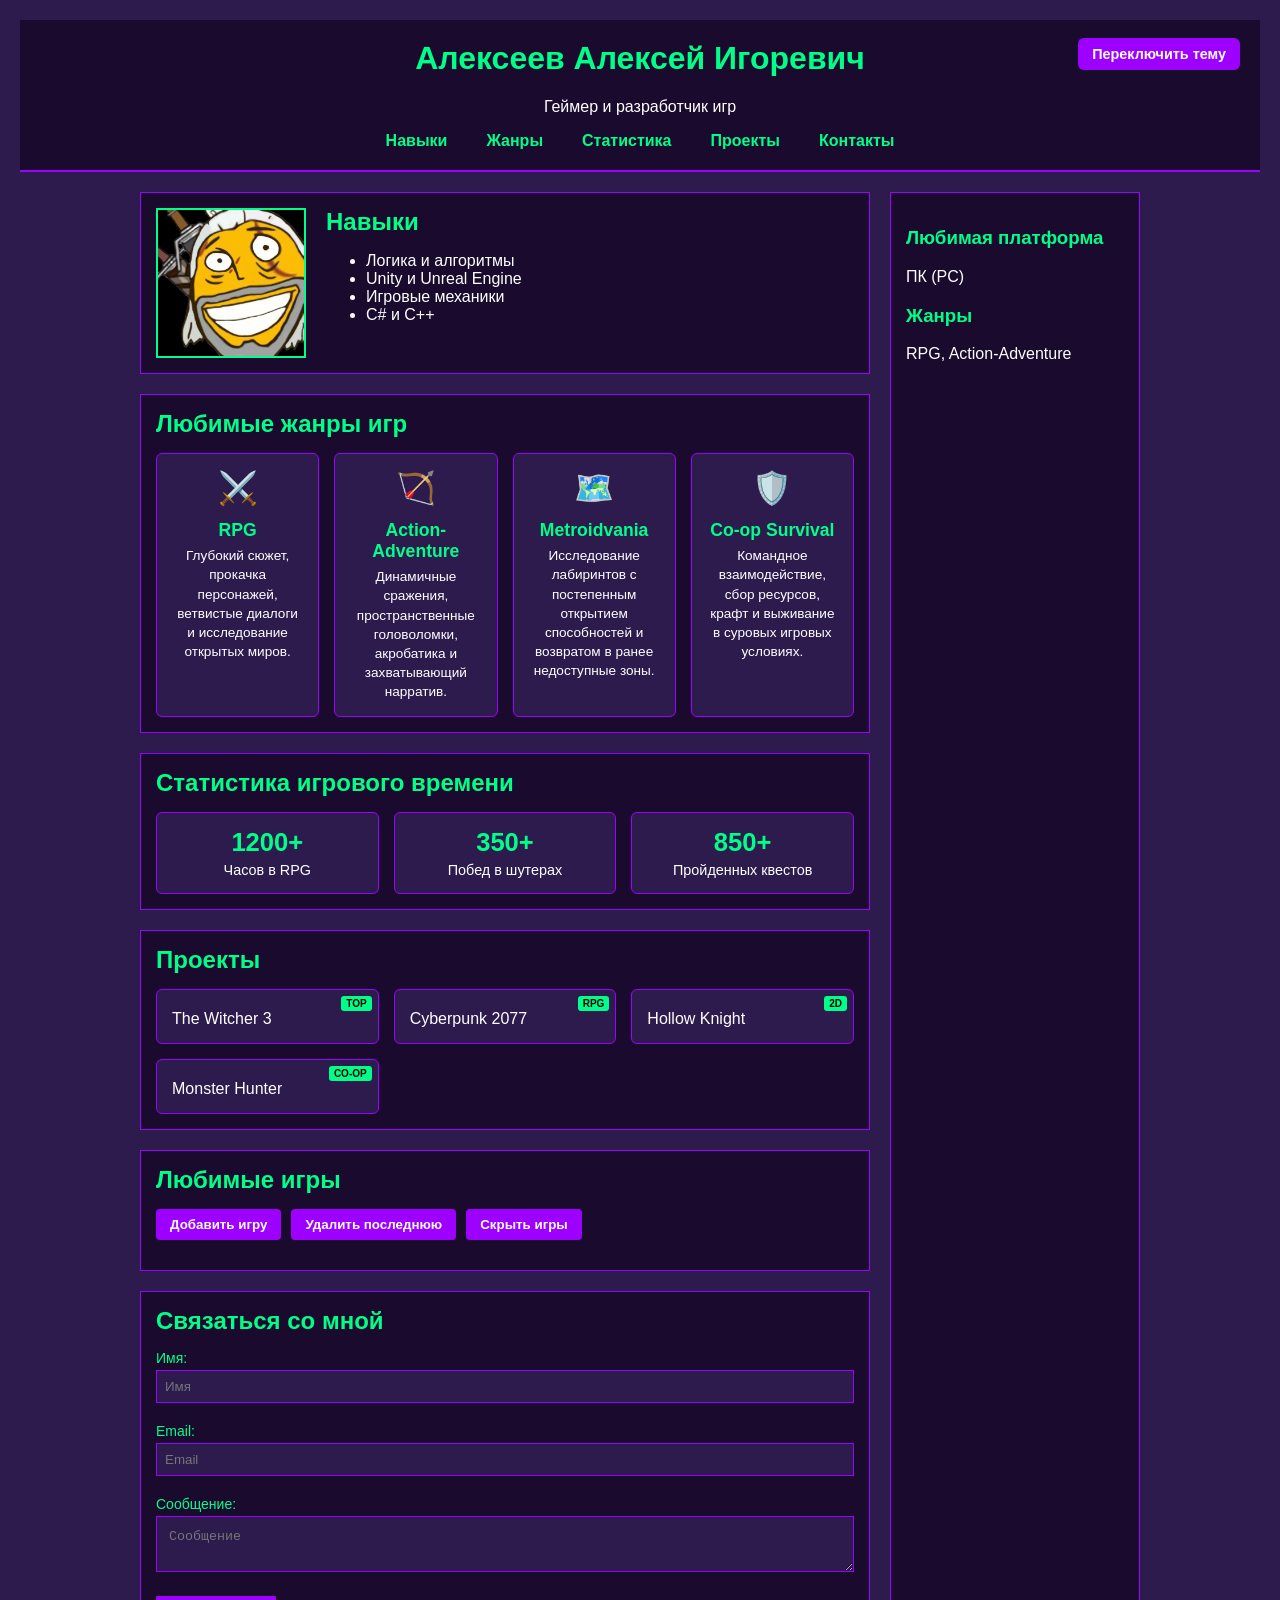
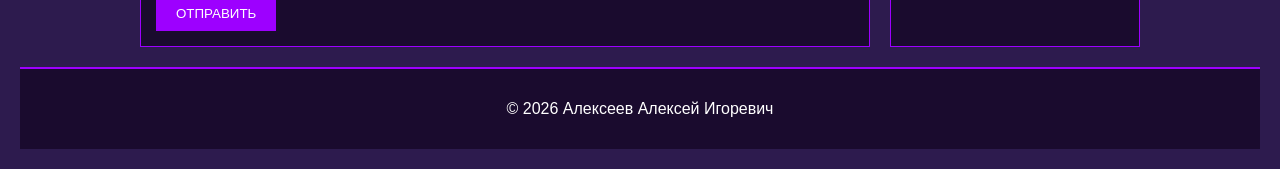
<file: 932403.alekseev.aleksei.lab3/index.html>
<!DOCTYPE html>
<html lang="ru">
<head>
    <meta charset="UTF-8">
    <meta name="viewport" content="width=device-width, initial-scale=1.0">
    <title>О себе 5 вариант</title>
    <link rel="stylesheet" href="style.css">
    
    <style>
        textarea {
            padding: 12px;
            resize: vertical;
        }
    </style>
</head>
<body class="theme-dark">
    <header>
        <h1>Алексеев Алексей Игоревич</h1>
        <button id="theme-toggle" type="button">Переключить тему</button>
        <p>Геймер и разработчик игр</p>
        
        <nav class="main-nav">
            <ul class="nav-list">
                <li><a href="#skills">Навыки</a></li>
                <li><a href="#genres">Жанры</a></li>
                <li><a href="#dashboard">Статистика</a></li>
                <li><a href="#projects">Проекты</a></li>
                <li><a href="#contact">Контакты</a></li>
            </ul>
        </nav>
    </header>

    <main>
        <div class="main-content">
            <section class="skills-section" id="skills">
                <img src="Pictures/profilepic.jpg" alt="Steam_profile_pic" width="150" height="150">
                <div class="skills-content">
                    <h2>Навыки</h2>
                    <ul>
                        <li>Логика и алгоритмы</li>
                        <li>Unity и Unreal Engine</li>
                        <li>Игровые механики</li>
                        <li>C# и C++</li>
                    </ul>
                </div>
            </section>

            <section id="genres" class="genres-section">
                <h2>Любимые жанры игр</h2>
                <div class="genres-container">
                    <article class="genre-card">
                        <div class="genre-icon">⚔️</div>
                        <h3>RPG</h3>
                        <p>Глубокий сюжет, прокачка персонажей, ветвистые диалоги и исследование открытых миров.</p>
                    </article>

                    <article class="genre-card">
                        <div class="genre-icon">🏹</div>
                        <h3>Action-Adventure</h3>
                        <p>Динамичные сражения, пространственные головоломки, акробатика и захватывающий нарратив.</p>
                    </article>

                    <article class="genre-card">
                        <div class="genre-icon">🗺️</div>
                        <h3>Metroidvania</h3>
                        <p>Исследование лабиринтов с постепенным открытием способностей и возвратом в ранее недоступные зоны.</p>
                    </article>

                    <article class="genre-card">
                        <div class="genre-icon">🛡️</div>
                        <h3>Co-op Survival</h3>
                        <p>Командное взаимодействие, сбор ресурсов, крафт и выживание в суровых игровых условиях.</p>
                    </article>
                </div>
            </section>

            <section id="dashboard" class="dashboard-section">
                <h2>Статистика игрового времени</h2>
                <div class="stats-grid">
                    <div class="stat-card">
                        <span class="stat-value">1200+</span>
                        <span class="stat-label">Часов в RPG</span>
                    </div>
                    <div class="stat-card">
                        <span class="stat-value">350+</span>
                        <span class="stat-label">Побед в шутерах</span>
                    </div>
                    <div class="stat-card">
                        <span class="stat-value">850+</span>
                        <span class="stat-label">Пройденных квестов</span>
                    </div>
                </div>
            </section>

            <section id="projects">
                <h2>Проекты</h2>
                <ul class="projects-list">
                    <li class="project-card">
                        The Witcher 3
                        <span class="project-badge">TOP</span>
                    </li>
                    <li class="project-card">
                        Cyberpunk 2077
                        <span class="project-badge">RPG</span>
                    </li>
                    <li class="project-card">
                        Hollow Knight
                        <span class="project-badge">2D</span>
                    </li>
                    <li class="project-card">
                        Monster Hunter
                        <span class="project-badge">CO-OP</span>
                    </li>
                </ul>
            </section>

            <section id="games-section">
                <h2>Любимые игры</h2>
                <div class="games-controls">
                    <button id="add-game" type="button">Добавить игру</button>
                    <button id="delete-last" type="button">Удалить последнюю</button>
                    <button id="toggle-games" type="button">Скрыть игры</button>
                </div>
                <div id="games-container" class="games-container"></div>
            </section>

            <section id="contact">
                <h2>Связаться со мной</h2>
                <form>
                    <label for="name-input">Имя:</label>
                    <input type="text" id="name-input" name="name" placeholder="Имя" required>

                    <label for="email-input">Email:</label>
                    <input type="email" id="email-input" name="email" placeholder="Email" required>

                    <label for="message-input">Сообщение:</label>
                    <textarea id="message-input" name="message" placeholder="Сообщение"></textarea>

                    <button type="submit">Отправить</button>
                </form>
            </section>
        </div>

        <aside>
            <h3>Любимая платформа</h3>
            <p>ПК (PC)</p>
            <h3>Жанры</h3>
            <p>RPG, Action-Adventure</p>
        </aside>
    </main>

    <footer>
        <p>&copy; 2026 Алексеев Алексей Игоревич</p>
    </footer>
<script src="script.js"></script>
</body>
</html>
</file>
<file: 932403.alekseev.aleksei.lab3/style.css>
* {
    box-sizing: border-box;
}

:root {
    /* Базовые цвета  */
    --color-white: #ffffff;
    --color-black: #000000;
    --color-red: #c62828;
    --color-red-hover: #b71c1c;
    --color-gold: #ffd700;

    --font-main: Arial, sans-serif;

    /* Тёмная тема */
    --bg-main: #2d1b4e;
    --bg-card: #1a0b2e;
    --accent: #00ff88;
    --border-purple: #9d00ff;
    --link-visited: #d899ff;

    --text-main: var(--color-white);
    --text-inverse: var(--color-black);

    --shadow-purple: #9d00ff66;
    --shadow-purple-soft: #9d00ff33;

    --nav-hover: #00ff8826;

    --card-bg-light: #faf8ff;
    --border-light: #ddd6fe;
}

body.theme-light {
    /* Светлая тема */
    --bg-main: #f7f4fc;
    --bg-card: var(--color-white);
    --accent: #6d28d9;
    --border-purple: #a78bfa;
    --link-visited: #7c3aed;

    --text-main: #1f1b24;
    --text-inverse: var(--color-white);

    --nav-hover: #6d28d914;
}

html, body {
    max-width: 100%;
    overflow-x: hidden;
}

body {
    background-color: var(--bg-main);
    color: var(--text-main);
    font-family: var(--font-main);
    margin: 0;
    padding: 20px;
}

header {
    position: relative;
    background-color: var(--bg-card);
    padding: 20px;
    text-align: center;
    border-bottom: 2px solid var(--border-purple);
}

header h1 {
    color: var(--accent);
    margin-top: 0;
}

#theme-toggle {
    position: absolute;
    top: 18px;
    right: 20px;
    background-color: var(--border-purple);
    color: var(--text-main);
    border: none;
    padding: 8px 14px;
    border-radius: 6px;
    cursor: pointer;
    font-weight: bold;
    font-size: 0.9rem;
    z-index: 2;
}

#theme-toggle:hover {
    background-color: var(--accent);
    color: var(--text-inverse);
}

.main-nav {
    margin-top: 15px;
}

.nav-list {
    display: flex;
    justify-content: center;
    flex-wrap: wrap;
    gap: 15px;
    list-style: none;
    padding: 0;
    margin: 0;
}

.nav-list a {
    color: var(--accent);
    text-decoration: none;
    font-weight: bold;
    padding: 8px 12px;
    border-radius: 4px;
    transition: background-color 0.2s ease;
}

.nav-list a:hover {
    background-color: var(--nav-hover);
}

body.theme-light .nav-list a:hover {
    background-color: var(--nav-hover);
}

main {
    max-width: 1000px;
    margin: 20px auto;
    display: grid;
    grid-template-columns: 1fr 250px;
    gap: 20px;
}

.main-content {
    display: flex;
    flex-direction: column;
    gap: 20px;
}

section {
    background-color: var(--bg-card);
    padding: 15px;
    border: 1px solid var(--border-purple);
}

section h2 {
    color: var(--accent);
    margin-top: 0;
    margin-bottom: 15px;
}

.genres-container {
    display: flex;
    flex-wrap: wrap;
    gap: 15px;
}

.genre-card {
    background-color: var(--bg-main);
    border: 1px solid var(--border-purple);
    border-radius: 6px;
    padding: 15px;
    flex: 1 1 22%;
    min-width: 160px;
    display: flex;
    flex-direction: column;
    align-items: center;
    text-align: center;
    transition: transform 0.2s ease, box-shadow 0.2s ease;
    cursor: pointer;
}

.genre-card:hover {
    transform: translateY(-5px);
    box-shadow: 0 8px 15px var(--shadow-purple);
}

.genre-icon {
    font-size: 2rem;
    margin-bottom: 8px;
}

.genre-card h3 {
    color: var(--accent);
    margin: 5px 0;
    font-size: 1.1rem;
}

.genre-card p {
    font-size: 0.85rem;
    line-height: 1.4;
    margin: 0;
}

.stats-grid {
    display: grid;
    grid-template-columns: repeat(3, 1fr);
    gap: 15px;
}

.stat-card {
    background-color: var(--bg-main);
    border: 1px solid var(--border-purple);
    border-radius: 6px;
    padding: 15px;
    text-align: center;
    display: flex;
    flex-direction: column;
    justify-content: center;
    align-items: center;
}

.stat-value {
    font-size: 1.6rem;
    font-weight: bold;
    color: var(--accent);
    margin-bottom: 5px;
}

.stat-label {
    font-size: 0.9rem;
    color: var(--text-main);
}

.projects-list {
    display: grid;
    grid-template-columns: repeat(auto-fit, minmax(180px, 1fr));
    gap: 15px;
    list-style: none;
    padding: 0;
    margin: 0;
}

.project-card {
    position: relative;
    background-color: var(--bg-main);
    border: 1px solid var(--border-purple);
    padding: 20px 15px 15px 15px;
    border-radius: 6px;
    transition: transform 0.2s ease, box-shadow 0.2s ease;
    cursor: pointer;
}

.project-badge {
    position: absolute;
    top: 6px;
    right: 6px;
    font-size: 10px;
    font-weight: bold;
    color: var(--text-inverse);
    background-color: var(--accent);
    padding: 2px 5px;
    border-radius: 3px;
    text-transform: uppercase;
}

.project-card:hover {
    transform: translateY(-5px);
    box-shadow: 0 8px 15px var(--shadow-purple);
}

.project-card:active {
    transform: translateY(2px);
    box-shadow: 0 2px 5px var(--shadow-purple-soft);
}

aside {
    background-color: var(--bg-card);
    padding: 15px;
    border: 1px solid var(--border-purple);
}

aside h3 {
    color: var(--accent);
}

a:link {
    color: var(--accent);
    text-decoration: none;
}

a:visited {
    color: var(--link-visited);
}

a:hover {
    text-decoration: underline;
}

footer {
    text-align: center;
    padding: 15px;
    background-color: var(--bg-card);
    border-top: 2px solid var(--border-purple);
    margin-top: 20px;
}

form label {
    display: block;
    margin-top: 10px;
    margin-bottom: 4px;
    font-size: 14px;
    color: var(--accent);
}

form input,
form textarea {
    width: 100%;
    margin-bottom: 10px;
    background-color: var(--bg-main);
    border: 1px solid var(--border-purple);
    box-sizing: border-box;
    color: var(--text-main);
    user-select: auto;
}

form input {
    padding: 8px;
}

form input:focus,
form textarea:focus,
form button:focus {
    outline: 2px solid var(--accent);
    box-shadow: 0 0 8px var(--accent);
}

form button {
    background-color: var(--border-purple);
    color: var(--text-main);
    padding: 10px 20px;
    border: none;
    cursor: pointer;
    margin-top: 10px;
    text-transform: uppercase;
    transition: background-color 0.2s ease, transform 0.1s ease;
}

form button:hover {
    background-color: var(--accent);
    color: var(--text-inverse);
}

form button:active {
    transform: translateY(2px);
}

.skills-section {
    display: flex;
    align-items: flex-start;
    gap: 20px;
}

.skills-section img {
    flex-shrink: 0;
    border: 2px solid var(--accent);
}

.skills-content {
    flex-grow: 1;
}

/* Игры */
.games-controls {
    display: flex;
    flex-wrap: wrap;
    gap: 10px;
    margin-bottom: 15px;
}

.games-controls button {
    background-color: var(--border-purple);
    color: var(--text-main);
    border: none;
    padding: 8px 14px;
    cursor: pointer;
    border-radius: 4px;
    font-weight: bold;
}

.games-controls button:hover {
    background-color: var(--accent);
    color: var(--text-inverse);
}

.games-container {
    display: grid;
    grid-template-columns: repeat(auto-fit, minmax(220px, 1fr));
    gap: 15px;
}

.game-card {
    background-color: var(--bg-main);
    border: 1px solid var(--border-purple);
    border-radius: 6px;
    padding: 15px;
    display: flex;
    flex-direction: column;
    gap: 8px;
}

.game-card h3 {
    color: var(--accent);
    margin: 0;
    font-size: 1.15rem;
}

.game-card p {
    margin: 0;
    font-size: 0.95rem;
}

.game-card button {
    align-self: flex-start;
    margin-top: 8px;
    background-color: var(--color-red);
    color: var(--color-white);
    border: none;
    padding: 6px 12px;
    cursor: pointer;
    border-radius: 4px;
}

.game-card button:hover {
    background-color: var(--color-red-hover);
}

.rating {
    color: var(--color-gold);
    font-size: 1.1rem;
    letter-spacing: 2px;
}

.hidden {
    display: none !important;
}

/* Светлая тема — допы */
body.theme-light .genre-card,
body.theme-light .stat-card,
body.theme-light .project-card,
body.theme-light .game-card {
    background-color: var(--card-bg-light);
    border-color: var(--border-light);
}

body.theme-light form input,
body.theme-light form textarea {
    background-color: var(--card-bg-light);
}

@media (max-width: 992px) {
    main {
        grid-template-columns: 1fr;
    }

    .genre-card {
        flex: 1 1 calc(50% - 15px);
    }
}

@media (max-width: 600px) {
    body {
        padding: 10px;
    }

    .nav-list {
        flex-direction: column;
        align-items: center;
        gap: 8px;
    }

    .genre-card {
        flex: 1 1 100%;
    }

    .stats-grid {
        grid-template-columns: 1fr;
    }

    .skills-section {
        flex-direction: column;
        align-items: center;
        text-align: center;
    }

    #theme-toggle {
        position: static;
        margin: 10px auto;
        display: block;
    }
}
</file>
